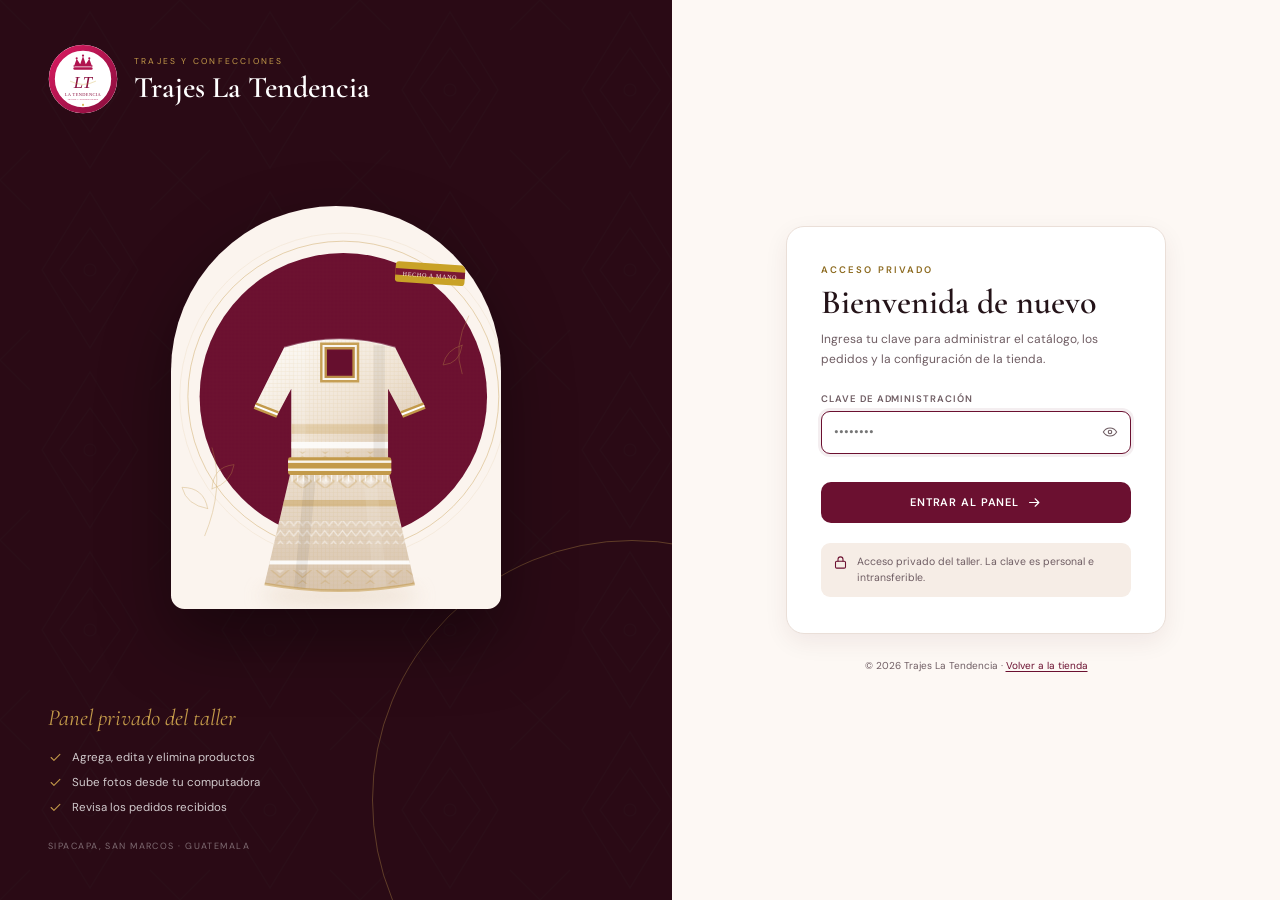
<file: trajes-la-tendencia-publicar/admin.html>
<!DOCTYPE html>
<html lang="es">
<head>
<meta charset="UTF-8">
<meta name="viewport" content="width=device-width, initial-scale=1.0">
<title>Administración · Trajes La Tendencia</title>
<meta name="robots" content="noindex, nofollow">
<meta name="description" content="Panel privado de Trajes La Tendencia para administrar el catálogo, las fotos y los pedidos del taller.">
<meta name="theme-color" content="#2A0A15">
<link rel="icon" href="assets/img/logo.svg" type="image/svg+xml">
<link rel="preconnect" href="https://fonts.googleapis.com">
<link rel="preconnect" href="https://fonts.gstatic.com" crossorigin>
<link href="https://fonts.googleapis.com/css2?family=Cormorant+Garamond:ital,wght@0,500;0,600;0,700;1,600&family=DM+Sans:opsz,wght@9..40,300;9..40,400;9..40,500;9..40,600;9..40,700&display=swap" rel="stylesheet">
<link rel="stylesheet" href="css/admin.css">
</head>
<body>

<svg xmlns="http://www.w3.org/2000/svg" class="sprite" aria-hidden="true">
  <symbol id="a-grid" viewBox="0 0 24 24"><rect x="3" y="3" width="7" height="7" rx="1.5"/><rect x="14" y="3" width="7" height="7" rx="1.5"/><rect x="3" y="14" width="7" height="7" rx="1.5"/><rect x="14" y="14" width="7" height="7" rx="1.5"/></symbol>
  <symbol id="a-box" viewBox="0 0 24 24"><path d="m12 3 8 4.5v9L12 21l-8-4.5v-9L12 3Z"/><path d="m4 7.5 8 4.5 8-4.5M12 12v9"/></symbol>
  <symbol id="a-tag" viewBox="0 0 24 24"><path d="M3 12V4h8l9 9-7 7-10-8Z"/><circle cx="7.5" cy="7.5" r="1.4"/></symbol>
  <symbol id="a-up" viewBox="0 0 24 24"><path d="M12 19V5M6 11l6-6 6 6"/></symbol>
  <symbol id="a-down" viewBox="0 0 24 24"><path d="M12 5v14M6 13l6 6 6-6"/></symbol>
  <symbol id="a-receipt" viewBox="0 0 24 24"><path d="M5 3h14v18l-3-2-2 2-2-2-2 2-2-2-3 2V3Z"/><path d="M9 8h6M9 12h6M9 16h4"/></symbol>
  <symbol id="a-settings" viewBox="0 0 24 24"><circle cx="12" cy="12" r="3"/><path d="M12 2v3M12 19v3M4.2 4.2l2.1 2.1M17.7 17.7l2.1 2.1M2 12h3M19 12h3M4.2 19.8l2.1-2.1M17.7 6.3l2.1-2.1"/></symbol>
  <symbol id="a-plus" viewBox="0 0 24 24"><path d="M12 5v14M5 12h14"/></symbol>
  <symbol id="a-edit" viewBox="0 0 24 24"><path d="M4 20h4L19 9l-4-4L4 16v4Z"/><path d="m13.5 6.5 4 4"/></symbol>
  <symbol id="a-trash" viewBox="0 0 24 24"><path d="M4 7h16M9 7V5h6v2M7 7l1 13h8l1-13M10 11v5M14 11v5"/></symbol>
  <symbol id="a-search" viewBox="0 0 24 24"><circle cx="11" cy="11" r="7"/><path d="m20 20-3.5-3.5"/></symbol>
  <symbol id="a-close" viewBox="0 0 24 24"><path d="M6 6l12 12M18 6 6 18"/></symbol>
  <symbol id="a-eye" viewBox="0 0 24 24"><path d="M2 12s3.5-6 10-6 10 6 10 6-3.5 6-10 6S2 12 2 12Z"/><circle cx="12" cy="12" r="2.6"/></symbol>
  <symbol id="a-logout" viewBox="0 0 24 24"><path d="M10 4H5v16h5M14 8l4 4-4 4M18 12H9"/></symbol>
  <symbol id="a-external" viewBox="0 0 24 24"><path d="M14 4h6v6M20 4l-8 8"/><path d="M18 14v5H5V6h5"/></symbol>
  <symbol id="a-upload" viewBox="0 0 24 24"><path d="M12 16V4M7 9l5-5 5 5"/><path d="M4 16v4h16v-4"/></symbol>
  <symbol id="a-image" viewBox="0 0 24 24"><rect x="3" y="4" width="18" height="16" rx="2"/><circle cx="9" cy="10" r="1.6"/><path d="m4 18 5-5 4 4 3-3 4 4"/></symbol>
  <symbol id="a-wa" viewBox="0 0 24 24"><path d="M20.5 11.6a8.4 8.4 0 0 1-12.4 7.5L4 20.5l1.4-4a8.4 8.4 0 1 1 15.1-4.9Z"/><path d="M8.8 8.2c.3-.6.6-.6 1-.6h.5c.2 0 .4.1.5.4l.7 1.6c.1.3.1.5-.1.7l-.5.6c-.2.2-.1.4 0 .6.5.8 1.2 1.5 2 2 .2.1.4.2.6 0l.6-.6c.2-.2.4-.3.7-.2l1.6.7c.3.1.4.3.4.5v.5c0 .4 0 .7-.6 1a3 3 0 0 1-2.3.7c-1-.2-2.4-.8-3.6-2-1.2-1.2-1.8-2.6-2-3.6a3 3 0 0 1 .5-2.3Z" fill="currentColor" stroke="none"/></symbol>
  <symbol id="a-check" viewBox="0 0 24 24"><path d="m5 12 4.5 4.5L19 7"/></symbol>
  <symbol id="a-arrow" viewBox="0 0 24 24"><path d="M4 12h15M13 6l6 6-6 6"/></symbol>
  <symbol id="a-download" viewBox="0 0 24 24"><path d="M12 4v12M7 11l5 5 5-5"/><path d="M4 20h16"/></symbol>
  <symbol id="a-refresh" viewBox="0 0 24 24"><path d="M20 11a8 8 0 1 0-2.3 6.7"/><path d="M20 4v7h-7"/></symbol>
  <symbol id="a-copy" viewBox="0 0 24 24"><rect x="8" y="8" width="12" height="12" rx="2"/><path d="M16 8V6a2 2 0 0 0-2-2H6a2 2 0 0 0-2 2v8a2 2 0 0 0 2 2h2"/></symbol>
  <symbol id="a-truck" viewBox="0 0 24 24"><path d="M3 7h10v9H3zM13 10h4l3 3v3h-7z"/><circle cx="7" cy="18" r="1.6"/><circle cx="17.5" cy="18" r="1.6"/></symbol>
  <symbol id="a-lock" viewBox="0 0 24 24"><rect x="4" y="10" width="16" height="11" rx="2"/><path d="M8 10V7a4 4 0 0 1 8 0v3"/></symbol>
  <symbol id="a-menu" viewBox="0 0 24 24"><path d="M4 7h16M4 12h16M4 17h16"/></symbol>
</svg>

<!-- ================= LOGIN ================= -->
<main class="login" id="login-screen">
  <div class="login__brand">
    <div class="login__brand-top">
      <img src="assets/img/logo.svg" alt="" width="72" height="72">
      <div>
        <p class="login__kicker">Trajes y confecciones</p>
        <h1>Trajes La Tendencia</h1>
      </div>
    </div>
    <div class="login__art">
      <img src="assets/img/hero.svg" alt="Traje ceremonial marfil con bordado dorado">
    </div>
    <div class="login__brand-bottom">
      <p>Panel privado del taller</p>
      <ul>
        <li><svg class="ico"><use href="#a-check"/></svg> Agrega, edita y elimina productos</li>
        <li><svg class="ico"><use href="#a-check"/></svg> Sube fotos desde tu computadora</li>
        <li><svg class="ico"><use href="#a-check"/></svg> Revisa los pedidos recibidos</li>
      </ul>
      <span>Sipacapa, San Marcos · Guatemala</span>
    </div>
  </div>

  <div class="login__panel">
    <form class="login__form" id="login-form" autocomplete="off">
      <p class="kicker">Acceso privado</p>
      <h2>Bienvenida de nuevo</h2>
      <p class="login__lead">Ingresa tu clave para administrar el catálogo, los pedidos y la configuración de la tienda.</p>

      <label class="field">
        <span>Clave de administración</span>
        <div class="pass-wrap">
          <input type="password" id="login-pass" placeholder="••••••••" autocomplete="current-password" required>
          <button type="button" class="pass-toggle" id="toggle-pass" aria-label="Mostrar clave">
            <svg class="ico"><use href="#a-eye"/></svg>
          </button>
        </div>
      </label>

      <p class="form-error" id="login-error" role="alert"></p>
      <button type="submit" class="btn btn--primary btn--full">Entrar al panel <svg class="ico"><use href="#a-arrow"/></svg></button>

      <div class="login__hint">
        <svg class="ico"><use href="#a-lock"/></svg>
        <p>Acceso privado del taller. La clave es personal e intransferible.</p>
      </div>
    </form>
    <p class="login__foot">© <span id="login-year">2026</span> Trajes La Tendencia · <a href="index.html">Volver a la tienda</a></p>
  </div>
</main>

<!-- ================= APLICACIÓN ================= -->
<div class="admin" id="admin-app" hidden>

  <aside class="sidebar" id="sidebar">
    <div class="sidebar__head">
      <a class="sidebar__brand" href="index.html">
        <img src="assets/img/logo.svg" alt="" width="46" height="46">
        <span><strong>La Tendencia</strong><small>Administración</small></span>
      </a>
      <button class="icon-btn sidebar__close" id="btn-close-sidebar" aria-label="Cerrar menú">
        <svg class="ico"><use href="#a-close"/></svg>
      </button>
    </div>

    <nav class="sidebar__nav" aria-label="Secciones del panel">
      <button class="side-link is-active" data-view-link="dashboard">
        <svg class="ico"><use href="#a-grid"/></svg> Resumen
      </button>
      <button class="side-link" data-view-link="products">
        <svg class="ico"><use href="#a-box"/></svg> Productos
        <span class="side-badge" id="side-count-products">0</span>
      </button>
      <button class="side-link" data-view-link="categories">
        <svg class="ico"><use href="#a-tag"/></svg> Categorías
      </button>
      <button class="side-link" data-view-link="orders">
        <svg class="ico"><use href="#a-receipt"/></svg> Pedidos
        <span class="side-badge side-badge--alert" id="side-count-orders">0</span>
      </button>
      <button class="side-link" data-view-link="settings">
        <svg class="ico"><use href="#a-settings"/></svg> Ajustes
      </button>
    </nav>

    <div class="sidebar__foot">
      <a class="side-store" href="index.html" target="_blank" rel="noopener">
        <svg class="ico"><use href="#a-external"/></svg> Ver la tienda
      </a>
      <button class="side-logout" id="btn-logout">
        <svg class="ico"><use href="#a-logout"/></svg> Cerrar sesión
      </button>
      <p>Trajes La Tendencia · v1.0</p>
      <p class="cloud-status" id="cloud-status" data-state="off">Nube: no configurada</p>
    </div>
  </aside>

  <div class="sidebar-overlay" id="sidebar-overlay"></div>

  <div class="main">
    <header class="topbar">
      <button class="icon-btn topbar__menu" id="btn-open-sidebar" aria-label="Abrir menú">
        <svg class="ico"><use href="#a-menu"/></svg>
      </button>
      <div class="topbar__titles">
        <h1 id="view-title">Resumen</h1>
        <p id="view-subtitle">Todo lo que pasa en tu tienda, de un vistazo.</p>
      </div>
      <div class="topbar__actions">
        <a class="btn btn--ghost btn--sm" href="index.html" target="_blank" rel="noopener">
          <svg class="ico"><use href="#a-external"/></svg> Ver tienda
        </a>
        <button class="btn btn--primary btn--sm" id="btn-new-product">
          <svg class="ico"><use href="#a-plus"/></svg> Nuevo producto
        </button>
        <span class="avatar" title="Administradora">LT</span>
      </div>
    </header>

    <main class="views">

      <!-- ============ RESUMEN ============ -->
      <section class="view is-active" data-view="dashboard">
        <div class="notice notice--info">
          <svg class="ico"><use href="#a-wa"/></svg>
          <p><strong>Notificación de pedidos:</strong> cada compra abre WhatsApp con el resumen completo para el taller. Además, el pedido queda guardado en el navegador donde se hizo la compra; esta lista muestra solo los pedidos realizados en <b>este mismo dispositivo</b>.</p>
        </div>

        <div class="kpis">
          <article class="kpi">
            <span class="kpi__icon"><svg class="ico"><use href="#a-box"/></svg></span>
            <p>Productos activos</p>
            <strong id="kpi-products">0</strong>
            <small id="kpi-products-note">—</small>
          </article>
          <article class="kpi">
            <span class="kpi__icon"><svg class="ico"><use href="#a-receipt"/></svg></span>
            <p>Pedidos en este navegador</p>
            <strong id="kpi-orders">0</strong>
            <small id="kpi-orders-note">—</small>
          </article>
          <article class="kpi">
            <span class="kpi__icon kpi__icon--gold"><svg class="ico"><use href="#a-check"/></svg></span>
            <p>Ingresos confirmados</p>
            <strong id="kpi-revenue">Q0</strong>
            <small id="kpi-revenue-note">—</small>
          </article>
          <article class="kpi">
            <span class="kpi__icon kpi__icon--rose"><svg class="ico"><use href="#a-truck"/></svg></span>
            <p>Por atender</p>
            <strong id="kpi-pending">0</strong>
            <small id="kpi-pending-note">—</small>
          </article>
        </div>

        <div class="dash-grid">
          <section class="panel">
            <header class="panel__head">
              <div><h2>Últimos pedidos</h2><p>Los más recientes de este dispositivo.</p></div>
              <button class="link-btn" data-go="orders">Ver todos <svg class="ico"><use href="#a-arrow"/></svg></button>
            </header>
            <div class="table-wrap">
              <table class="table">
                <thead><tr><th>Pedido</th><th>Cliente</th><th>Total</th><th>Estado</th></tr></thead>
                <tbody id="recent-orders"></tbody>
              </table>
            </div>
            <p class="empty-mini" id="recent-empty">Aún no hay pedidos. Cuando alguien compre, aparecerá aquí.</p>
          </section>

          <section class="panel">
            <header class="panel__head">
              <div><h2>Stock bajo</h2><p>Piezas con 3 unidades o menos.</p></div>
              <button class="link-btn" data-go="products">Gestionar <svg class="ico"><use href="#a-arrow"/></svg></button>
            </header>
            <div class="lowstock" id="low-stock"></div>
            <p class="empty-mini" id="low-empty">Todo tu inventario está en buen nivel.</p>
          </section>
        </div>

        <div class="quick-grid">
          <button class="quick-card" data-go="products" id="quick-product">
            <span><svg class="ico"><use href="#a-plus"/></svg></span>
            <strong>Agregar un producto</strong>
            <small>Sube fotos, define precio y tallas.</small>
          </button>
          <button class="quick-card" data-go="orders">
            <span><svg class="ico"><use href="#a-receipt"/></svg></span>
            <strong>Revisar pedidos</strong>
            <small>Confirma, prepara y entrega.</small>
          </button>
          <button class="quick-card" data-go="settings">
            <span><svg class="ico"><use href="#a-download"/></svg></span>
            <strong>Respaldar catálogo</strong>
            <small>Descarga una copia de tus datos.</small>
          </button>
        </div>
      </section>

      <!-- ============ PRODUCTOS ============ -->
      <section class="view" data-view="products">
        <div class="toolbar">
          <div class="search-box">
            <svg class="ico"><use href="#a-search"/></svg>
            <input type="search" id="product-search" placeholder="Buscar por nombre…" aria-label="Buscar producto">
          </div>
          <div class="toolbar__group">
            <select id="product-filter-cat" aria-label="Filtrar por categoría">
              <option value="all">Todas las categorías</option>
            </select>
            <select id="product-filter-status" aria-label="Filtrar por estado">
              <option value="all">Todos los estados</option>
              <option value="active">Activos</option>
              <option value="inactive">Inactivos</option>
              <option value="low">Stock bajo</option>
            </select>
            <button class="btn btn--primary btn--sm" id="btn-new-product-2">
              <svg class="ico"><use href="#a-plus"/></svg> Nuevo
            </button>
          </div>
        </div>

        <div class="panel">
          <div class="table-wrap">
            <table class="table table--products">
              <thead>
                <tr><th>Producto</th><th>Categoría</th><th>Precio</th><th>Stock</th><th>Estado</th><th class="t-right">Acciones</th></tr>
              </thead>
              <tbody id="products-tbody"></tbody>
            </table>
          </div>
          <p class="empty-state" id="products-empty" hidden>No hay productos que coincidan con la búsqueda.</p>
        </div>
        <p class="table-note"><svg class="ico"><use href="#a-image"/></svg> Las fotos se guardan comprimidas dentro del catálogo. Para publicar los cambios en la web, usa <b>Ajustes → Exportar catálogo</b>.</p>
      </section>

      <!-- ============ CATEGORÍAS ============ -->
      <section class="view" data-view="categories">
        <div class="toolbar">
          <div class="toolbar__intro">
            <h2 class="view-subhead">Tipos de producto</h2>
            <p>Agrega, renombra u ordena las categorías que aparecen en la tienda.</p>
          </div>
          <div class="toolbar__group">
            <button class="btn btn--primary btn--sm" id="btn-new-category">
              <svg class="ico"><use href="#a-plus"/></svg> Nueva categoría
            </button>
          </div>
        </div>

        <div class="panel">
          <div class="table-wrap">
            <table class="table table--categories">
              <thead>
                <tr><th>Categoría</th><th>Descripción</th><th>Productos</th><th class="t-right">Acciones</th></tr>
              </thead>
              <tbody id="categories-tbody"></tbody>
            </table>
          </div>
          <p class="empty-state" id="categories-empty" hidden>No hay categorías. Crea la primera para organizar tus productos.</p>
        </div>
        <p class="table-note"><svg class="ico"><use href="#a-tag"/></svg> El orden de esta lista es el mismo que se muestra en el menú y en los filtros de la tienda. Si eliminas una categoría con productos, te pediremos moverlos a otra.</p>
      </section>

      <!-- ============ PEDIDOS ============ -->
      <section class="view" data-view="orders">
        <div class="notice notice--info">
          <svg class="ico"><use href="#a-wa"/></svg>
          <p><strong>Tu libro de pedidos es WhatsApp.</strong> Cada pedido nuevo llega a tu WhatsApp con todos los datos. Esta lista también recoge los pedidos de la tienda web desde cualquier dispositivo (se guardan en la nube). Usa <b>Actualizar</b> para ver los últimos.</p>
        </div>
        <div class="toolbar">
          <div class="search-box">
            <svg class="ico"><use href="#a-search"/></svg>
            <input type="search" id="order-search" placeholder="Buscar por código, cliente o teléfono…" aria-label="Buscar pedido">
          </div>
          <div class="toolbar__group">
            <button class="btn btn--ghost btn--sm" id="btn-orders-refresh" title="Buscar pedidos nuevos">
              <svg class="ico"><use href="#a-refresh"/></svg> Actualizar
            </button>
            <select id="order-status-filter" aria-label="Filtrar por estado">
              <option value="all">Todos los estados</option>
              <option value="pendiente">Pendientes</option>
              <option value="pagado">Pagados</option>
              <option value="preparando">En preparación</option>
              <option value="enviado">Enviados</option>
              <option value="entregado">Entregados</option>
              <option value="cancelado">Cancelados</option>
            </select>
          </div>
        </div>

        <p class="table-note" id="orders-cloud-note"></p>
        <div class="orders" id="orders-list"></div>
        <div class="empty-state empty-state--box" id="orders-empty" hidden>
          <svg class="ico"><use href="#a-receipt"/></svg>
          <p>Aún no hay pedidos.</p>
          <small>Cuando un cliente confirme un pedido en la tienda web, aparecerá aquí automáticamente y también en tu WhatsApp.</small>
        </div>
      </section>

      <!-- ============ AJUSTES ============ -->
      <section class="view" data-view="settings">
        <form id="settings-form">
          <div class="settings-grid">

            <section class="panel">
              <header class="panel__head"><div><h2>Datos del negocio</h2><p>Así te contactan y te encuentran.</p></div></header>
              <div class="form-grid">
                <label class="field field--full"><span>Número de WhatsApp *</span><input type="tel" id="set-whatsapp" inputmode="numeric" autocomplete="off" placeholder="50233451029"></label>
                <label class="field field--full"><span>Teléfono visible en la página</span><input type="tel" id="set-phone" autocomplete="off" placeholder="3345 1029"></label>
                <p class="field-note field--full" id="wa-preview">—</p>
                <p class="form-error field--full" id="wa-error"></p>
                <label class="field"><span>Nombre del negocio</span><input type="text" id="set-name"></label>
                <label class="field"><span>Correo</span><input type="email" id="set-email"></label>
                <label class="field field--full"><span>Dirección</span><input type="text" id="set-address"></label>
                <label class="field field--full"><span>Facebook</span><input type="url" id="set-facebook"></label>
              </div>
              <button type="submit" class="btn btn--primary btn--sm" style="margin-top:16px">Guardar número</button>
              <p class="field-note">Escribe el número con código de país, sin <b>+</b>, espacios ni guiones. Ejemplo: <b>50233451029</b>. Para cambiarlo, borra los dígitos y escribe el nuevo.</p>
            </section>

            <section class="panel">
              <header class="panel__head"><div><h2>Envíos y pagos</h2><p>Reglas que se aplican en el checkout.</p></div></header>
              <div class="form-grid">
                <label class="field"><span>Envío gratis desde (Q)</span><input type="number" id="set-free" min="0" step="1"></label>
                <label class="field"><span>Recargo contra entrega (Q)</span><input type="number" id="set-cod" min="0" step="1"></label>
                <label class="field"><span>Envío en San Marcos (Q)</span><input type="number" id="set-ship-local" min="0" step="1"></label>
                <label class="field"><span>Envío nacional (Q)</span><input type="number" id="set-ship-national" min="0" step="1"></label>
              </div>
              <div class="form-grid" style="margin-top:14px">
                <label class="field"><span>Banco</span><input type="text" id="set-bank"></label>
                <label class="field"><span>Número de cuenta</span><input type="text" id="set-account"></label>
                <label class="field"><span>Titular</span><input type="text" id="set-holder"></label>
                <label class="field"><span>Tipo de cuenta</span><input type="text" id="set-account-type"></label>
              </div>
              <button type="submit" class="btn btn--primary btn--sm" style="margin-top:16px">Guardar cambios</button>
            </section>

            <section class="panel">
              <header class="panel__head"><div><h2>Seguridad</h2><p>Cambia la clave de acceso al panel.</p></div></header>
              <div class="form-grid">
                <label class="field field--full"><span>Clave actual</span><input type="password" id="set-pass-current" autocomplete="current-password"></label>
                <label class="field"><span>Nueva clave</span><input type="password" id="set-pass-new" autocomplete="new-password"></label>
                <label class="field"><span>Repetir nueva clave</span><input type="password" id="set-pass-confirm" autocomplete="new-password"></label>
              </div>
              <p class="form-error" id="pass-error"></p>
              <button type="button" class="btn btn--ghost btn--sm" id="btn-change-pass">Actualizar clave</button>
              <p class="field-note">La clave se guarda cifrada y se sincroniza con la nube. Usa al menos 10 caracteres y guárdala en un lugar seguro.</p>
            </section>

            <section class="panel">
              <header class="panel__head"><div><h2>Catálogo y respaldos</h2><p>Publica o restaura la información de tu tienda.</p></div></header>
              <div class="data-actions">
                <button type="button" class="data-btn" id="btn-export-js">
                  <svg class="ico"><use href="#a-download"/></svg>
                  <span><strong>Exportar catálogo publicado</strong><small>Descarga <code>data.js</code> con fotos incluidas, listo para reemplazar en el sitio.</small></span>
                </button>
                <button type="button" class="data-btn" id="btn-export-json">
                  <svg class="ico"><use href="#a-copy"/></svg>
                  <span><strong>Descargar respaldo JSON</strong><small>Copia de seguridad de productos y ajustes.</small></span>
                </button>
                <button type="button" class="data-btn" id="btn-import">
                  <svg class="ico"><use href="#a-upload"/></svg>
                  <span><strong>Importar catálogo</strong><small>Restaura un respaldo .json o un data.js exportado.</small></span>
                </button>
                <input type="file" id="import-file" accept=".json,.js,application/json,text/javascript" hidden>
                <button type="button" class="data-btn data-btn--danger" id="btn-reset-catalog">
                  <svg class="ico"><use href="#a-refresh"/></svg>
                  <span><strong>Restaurar catálogo de ejemplo</strong><small>Borra los cambios locales de productos y vuelve al catálogo original.</small></span>
                </button>
                <button type="button" class="data-btn data-btn--danger" id="btn-clear-orders">
                  <svg class="ico"><use href="#a-trash"/></svg>
                  <span><strong>Borrar pedidos</strong><small>Elimina el historial de pedidos de este navegador.</small></span>
                </button>
              </div>
              <p class="field-note" id="data-info">—</p>
            </section>
          </div>
        </form>

        <div class="publish">
          <div class="publish__icon"><svg class="ico"><use href="#a-upload"/></svg></div>
          <div>
            <h3>¿Cómo publico mis cambios?</h3>
            <p id="publish-text">El panel guarda los cambios en este navegador. Para que los vea todo el mundo, exporta el catálogo y reemplaza el archivo <code>js/data.js</code> en tu hosting. Las fotos nuevas viajan dentro de ese archivo, sin servicios externos.</p>
          </div>
          <ol id="publish-steps">
            <li><span>1</span> Edita productos y ajustes.</li>
            <li><span>2</span> Presiona <b>Exportar catálogo publicado</b>.</li>
            <li><span>3</span> Sube el nuevo <code>data.js</code> a <code>js/</code>.</li>
            <li><span>4</span> Recarga la tienda y verifica.</li>
          </ol>
        </div>
      </section>

    </main>
  </div>
</div>

<!-- ================= MODAL CATEGORÍA ================= -->
<div class="modal" id="category-form-modal" aria-hidden="true">
  <div class="modal__backdrop" data-close></div>
  <div class="modal__box" role="dialog" aria-modal="true" aria-labelledby="cf-title">
    <header class="modal__head">
      <div><p class="kicker">Catálogo</p><h2 id="cf-title">Nueva categoría</h2></div>
      <button class="icon-btn" data-close aria-label="Cerrar"><svg class="ico"><use href="#a-close"/></svg></button>
    </header>

    <form id="category-form" class="modal__body">
      <div class="form-grid">
        <label class="field field--full"><span>Nombre de la categoría *</span><input type="text" id="cf-name" required maxlength="40" placeholder="Ej. Accesorios"></label>
        <label class="field field--full"><span>Descripción corta</span><input type="text" id="cf-short" maxlength="70" placeholder="Ej. Carteras, joyería y detalles"></label>
        <label class="field field--full"><span>Texto de la tarjeta</span><textarea id="cf-desc" rows="2" placeholder="Una frase que describa esta categoría…"></textarea></label>
        <div class="field field--full">
          <span>Imagen de la categoría</span>
          <div class="cat-image-row">
            <div class="cat-image-preview" id="cf-preview"></div>
            <div class="cat-image-actions">
              <button type="button" class="btn btn--ghost btn--sm" id="cf-pick">
                <svg class="ico"><use href="#a-upload"/></svg> Subir foto
              </button>
              <input type="file" id="cf-file" accept="image/*" hidden>
              <p class="field-note">Si no subes foto, se usará la primera foto de un producto de esta categoría.</p>
            </div>
          </div>
        </div>
        <label class="field field--full"><span>O escribe la ruta de una imagen</span><input type="text" id="cf-image-url" placeholder="assets/img/mi-categoria.svg"></label>
      </div>
      <p class="form-error" id="cf-error"></p>
    </form>

    <footer class="modal__foot">
      <button type="button" class="btn btn--ghost btn--sm" data-close>Cancelar</button>
      <button type="submit" form="category-form" class="btn btn--primary btn--sm" id="cf-save">
        <svg class="ico"><use href="#a-check"/></svg> Guardar categoría
      </button>
    </footer>
  </div>
</div>

<!-- ================= MODAL PRODUCTO ================= -->
<div class="modal" id="product-form-modal" aria-hidden="true">
  <div class="modal__backdrop" data-close></div>
  <div class="modal__box modal__box--wide" role="dialog" aria-modal="true" aria-labelledby="pf-title">
    <header class="modal__head">
      <div><p class="kicker">Catálogo</p><h2 id="pf-title">Nuevo producto</h2></div>
      <button class="icon-btn" data-close aria-label="Cerrar"><svg class="ico"><use href="#a-close"/></svg></button>
    </header>

    <form id="product-form" class="modal__body">
      <div class="product-form">
        <div class="product-form__main">
          <div class="form-grid">
            <label class="field field--full"><span>Nombre del producto *</span><input type="text" id="pf-name" required maxlength="80" placeholder="Ej. Traje Regional Bordado"></label>
            <label class="field"><span>Categoría *</span>
              <select id="pf-category" required>
                <option value="trajes">Trajes</option>
                <option value="blusas">Blusas</option>
                <option value="cortes">Cortes típicos</option>
              </select>
            </label>
            <label class="field"><span>Etiqueta</span>
              <select id="pf-badge">
                <option value="">Sin etiqueta</option>
                <option>Nuevo</option>
                <option>Más vendido</option>
                <option>Edición limitada</option>
                <option>Hecho a mano</option>
              </select>
            </label>
            <label class="field"><span>Precio (Q) *</span><input type="number" id="pf-price" min="1" step="1" required placeholder="850"></label>
            <label class="field"><span>Precio anterior (Q)</span><input type="number" id="pf-compare" min="0" step="1" placeholder="Opcional"></label>
            <label class="field"><span>Stock disponible</span><input type="number" id="pf-stock" min="0" step="1" value="10"></label>
            <label class="field"><span>Tallas (separadas por coma)</span><input type="text" id="pf-sizes" placeholder="S, M, L, XL"></label>
            <label class="field field--full"><span>Colores (nombre:hex, separados por coma)</span><input type="text" id="pf-colors" placeholder="Rosa:#C2185B, Vino:#7B1733"></label>
            <label class="field field--full"><span>Descripción</span><textarea id="pf-desc" rows="3" placeholder="Cuenta la historia de esta pieza…"></textarea></label>
            <label class="field field--full"><span>Detalles (uno por línea)</span><textarea id="pf-details" rows="3" placeholder="Hecho a mano&#10;Tela de algodón"></textarea></label>
          </div>

          <div class="checks">
            <label class="check"><input type="checkbox" id="pf-featured" checked><span>Mostrar en destacados</span></label>
            <label class="check"><input type="checkbox" id="pf-active" checked><span>Producto visible en la tienda</span></label>
          </div>
        </div>

        <div class="product-form__media">
          <div class="field-head"><span>Fotos del producto</span><small>La primera es la portada</small></div>
          <div class="upload-zone" id="pf-drop">
            <svg class="ico"><use href="#a-upload"/></svg>
            <strong>Arrastra tus fotos aquí</strong>
            <span>o haz clic para elegirlas</span>
            <small>JPG, PNG o WebP · se comprimen automáticamente</small>
            <input type="file" id="pf-file" accept="image/*" multiple hidden>
          </div>
          <div class="image-grid" id="pf-images"></div>
          <p class="field-note">Puedes subir varias fotos. La primera será la que se vea en la tienda.</p>
        </div>
      </div>

      <p class="form-error" id="pf-error"></p>
    </form>

    <footer class="modal__foot">
      <button type="button" class="btn btn--ghost btn--sm" data-close>Cancelar</button>
      <button type="submit" form="product-form" class="btn btn--primary btn--sm" id="pf-save">
        <svg class="ico"><use href="#a-check"/></svg> Guardar producto
      </button>
    </footer>
  </div>
</div>

<!-- ================= MODAL PEDIDO ================= -->
<div class="modal" id="order-modal" aria-hidden="true">
  <div class="modal__backdrop" data-close></div>
  <div class="modal__box" role="dialog" aria-modal="true" aria-labelledby="order-modal-title">
    <header class="modal__head">
      <div><p class="kicker">Pedido</p><h2 id="order-modal-title">Detalle</h2></div>
      <button class="icon-btn" data-close aria-label="Cerrar"><svg class="ico"><use href="#a-close"/></svg></button>
    </header>
    <div class="modal__body" id="order-detail"></div>
    <footer class="modal__foot modal__foot--split">
      <div class="order-status">
        <label for="order-status-select">Estado</label>
        <select id="order-status-select"></select>
        <button class="btn btn--ghost btn--sm" id="btn-order-save">Guardar</button>
      </div>
      <div class="modal__foot-actions">
        <a class="btn btn--wa btn--sm" id="btn-order-wa" href="#" target="_blank" rel="noopener"><svg class="ico"><use href="#a-wa"/></svg> Enviar al taller</a>
        <a class="btn btn--ghost btn--sm" id="btn-order-customer" href="#" target="_blank" rel="noopener"><svg class="ico"><use href="#a-wa"/></svg> Cliente</a>
      </div>
    </footer>
  </div>
</div>

<div class="toast" id="admin-toast" role="status" aria-live="polite"></div>

<button class="fab" id="btn-fab-new" aria-label="Nuevo producto"><svg class="ico"><use href="#a-plus"/></svg></button>

<script src="js/data.js"></script>
<script src="js/cloud.js"></script>
<script>
(function () {
  var CACHE = "lt_catalog_v1";
  var REV = "lt_cloud_rev";
  function boot() {
    var s = document.createElement("script");
    s.src = "js/admin.js";
    document.body.appendChild(s);
  }
  if (!window.LTCloud || !window.LTCloud.ready()) { boot(); return; }
  var started = false;
  function start() { if (started) return; started = true; boot(); }
  function localRev() { try { return localStorage.getItem(REV); } catch (e) { return null; } }
  function hasCache() { try { return !!localStorage.getItem(CACHE); } catch (e) { return false; } }
  function save(data, rev) {
    data.revision = Date.now();
    try {
      localStorage.setItem(CACHE, JSON.stringify(data));
      if (rev) localStorage.setItem(REV, rev);
    } catch (e) {}
  }
  window.LTCloud.version().then(function (rev) {
    if (rev && localRev() === rev && hasCache()) { start(); return; }
    return window.LTCloud.load().then(function (data) {
      if (data && Array.isArray(data.products)) save(data, rev);
      start();
    });
  }).catch(function (err) {
    console.warn("No se pudo cargar el catálogo de la nube:", err);
    start();
  });
  setTimeout(start, 5000);
})();
</script>
</body>
</html>
</file>
<file: trajes-la-tendencia-publicar/css/admin.css>
/* ==========================================================================
   TRAJES LA TENDENCIA · Panel de administración
   ========================================================================== */

:root{
  --wine:#6B1030;
  --wine-deep:#4A0A21;
  --wine-ink:#2A0A15;
  --magenta:#C2185B;
  --blush:#F8E7EC;
  --cream:#FDF8F4;
  --sand:#F6EDE6;
  --paper:#FFFFFF;
  --ink:#241318;
  --muted:#6F5D63;
  --line:#EADFD8;
  --gold:#C39A4A;
  --green:#157A4E;
  --green-dark:#146B46;
  --red:#C0392B;
  --shadow-sm:0 8px 24px rgba(74,10,33,.07);
  --shadow-md:0 18px 44px rgba(74,10,33,.13);
  --shadow-lg:0 30px 80px rgba(74,10,33,.22);
  --serif:"Cormorant Garamond",Georgia,serif;
  --sans:"DM Sans",system-ui,-apple-system,"Segoe UI",sans-serif;
  --ease:cubic-bezier(.22,.61,.36,1);
}

*,*::before,*::after{box-sizing:border-box}
body{
  margin:0;background:#F7F1EC;color:var(--ink);
  font-family:var(--sans);font-size:14px;line-height:1.55;
  -webkit-font-smoothing:antialiased;
}
img{max-width:100%;display:block}
a{color:inherit;text-decoration:none}
button{font:inherit;color:inherit;background:none;border:0;cursor:pointer}
input,select,textarea{font:inherit;color:inherit}
h1,h2,h3,h4,p,ul,ol{margin:0}
ul,ol{padding:0;list-style:none}
::selection{background:var(--wine);color:#fff}
:focus-visible{outline:2px solid var(--magenta);outline-offset:2px;border-radius:4px}
code{font-family:ui-monospace,SFMono-Regular,Consolas,monospace;font-size:.92em;background:rgba(107,16,48,.06);padding:1px 5px;border-radius:4px}
[hidden]{display:none !important}
.sprite{position:absolute;width:0;height:0;overflow:hidden}
.ico{width:18px;height:18px;flex:none;fill:none;stroke:currentColor;stroke-width:1.7;stroke-linecap:round;stroke-linejoin:round;vertical-align:middle}
.sr-only{position:absolute;width:1px;height:1px;overflow:hidden;clip:rect(0,0,0,0)}

/* ---------- Botones y campos ---------- */
.btn{
  display:inline-flex;align-items:center;justify-content:center;gap:8px;
  padding:12px 18px;border-radius:10px;border:1px solid transparent;
  font-size:11px;font-weight:600;letter-spacing:.08em;text-transform:uppercase;
  line-height:1;transition:background .2s,color .2s,border-color .2s,transform .2s,box-shadow .2s;
}
.btn .ico{width:15px;height:15px}
.btn--sm{padding:10px 14px;font-size:10px;border-radius:9px}
.btn--primary{background:var(--wine);color:#fff}
.btn--primary:hover{background:var(--wine-deep);transform:translateY(-1px);box-shadow:0 10px 22px rgba(74,10,33,.2)}
.btn--ghost{background:var(--paper);border-color:var(--line);color:var(--ink)}
.btn--ghost:hover{border-color:var(--wine);color:var(--wine)}
.btn--wa{background:var(--green);color:#fff}
.btn--wa:hover{background:var(--green-dark)}
.btn--full{width:100%}
.btn[disabled]{opacity:.55;pointer-events:none}

.field{display:flex;flex-direction:column;gap:5px}
.field > span{font-size:9.5px;font-weight:600;text-transform:uppercase;letter-spacing:.1em;color:var(--muted)}
.field input,.field select,.field textarea{
  width:100%;padding:10px 12px;border:1px solid var(--line);border-radius:9px;
  background:var(--paper);font-size:13px;transition:border-color .2s,box-shadow .2s;
}
.field textarea{resize:vertical;min-height:74px}
.field input:focus,.field select:focus,.field textarea:focus{
  outline:none;border-color:var(--wine);box-shadow:0 0 0 3px rgba(107,16,48,.07);
}
.field input.is-error,.field select.is-error{border-color:var(--magenta);background:#FFF6F8}
.field-note{font-size:10.5px;color:var(--muted);line-height:1.6;margin-top:10px}
.field-head{display:flex;justify-content:space-between;align-items:baseline;margin-bottom:8px}
.field-head span{font-size:9.5px;font-weight:600;text-transform:uppercase;letter-spacing:.1em;color:var(--muted)}
.field-head small{font-size:9.5px;color:var(--muted)}
.form-grid{display:grid;grid-template-columns:1fr 1fr;gap:12px}
.field--full{grid-column:1/-1}
.form-error{color:var(--magenta);font-size:11px;min-height:16px;margin-top:8px}
.kicker{font-size:9.5px;font-weight:600;letter-spacing:.22em;text-transform:uppercase;color:#8C6A1F}

/* ---------- Login ---------- */
.login{display:grid;grid-template-columns:1.05fr .95fr;min-height:100vh;background:var(--cream)}
.login__brand{
  position:relative;background:var(--wine-ink);color:#fff;padding:44px 48px;
  display:flex;flex-direction:column;overflow:hidden;
}
.login__brand::before{
  content:"";position:absolute;inset:0;opacity:.18;
  background:url("../assets/img/pattern.svg") repeat;background-size:180px;
  filter:invert(1);
}
.login__brand::after{
  content:"";position:absolute;width:520px;height:520px;border-radius:50%;
  border:1px solid rgba(195,154,74,.35);right:-220px;bottom:-160px;pointer-events:none;
}
.login__brand-top{position:relative;z-index:2;display:flex;align-items:center;gap:16px}
.login__brand-top img{width:70px;height:70px;border-radius:50%}
.login__brand-top h1{font-family:var(--serif);font-size:30px;font-weight:600;line-height:1;margin-top:4px}
.login__kicker{font-size:8.5px;text-transform:uppercase;letter-spacing:.26em;color:var(--gold)}
.login__art{
  position:relative;z-index:2;flex:1;display:flex;align-items:center;justify-content:center;
  padding:30px 0;min-height:280px;
}
.login__art img{
  width:min(330px,72%);max-height:46vh;object-fit:cover;
  border-radius:220px 220px 18px 18px;box-shadow:0 30px 70px rgba(0,0,0,.4);
}
.login__brand-bottom{position:relative;z-index:2}
.login__brand-bottom > p{font-family:var(--serif);font-size:23px;font-style:italic;color:var(--gold);margin-bottom:12px}
.login__brand-bottom ul{display:grid;gap:7px;margin-bottom:18px}
.login__brand-bottom li{display:flex;align-items:center;gap:9px;font-size:11.5px;color:rgba(255,255,255,.78)}
.login__brand-bottom li .ico{width:15px;height:15px;color:var(--gold)}
.login__brand-bottom > span{font-size:9px;text-transform:uppercase;letter-spacing:.16em;color:rgba(255,255,255,.4)}

.login__panel{display:flex;flex-direction:column;justify-content:center;align-items:center;padding:40px 32px}
.login__form{width:min(380px,100%);background:var(--paper);border:1px solid var(--line);border-radius:18px;padding:36px 34px;box-shadow:var(--shadow-sm)}
.login__form h2{font-family:var(--serif);font-size:34px;font-weight:600;line-height:1;margin:8px 0 10px}
.login__lead{font-size:12px;color:var(--muted);line-height:1.65;margin-bottom:22px}
.pass-wrap{position:relative}
.pass-wrap input{padding-right:44px}
.pass-toggle{position:absolute;right:4px;top:50%;translate:0 -50%;width:34px;height:34px;display:grid;place-items:center;color:var(--muted);border-radius:7px}
.pass-toggle:hover{background:var(--sand);color:var(--wine)}
.pass-toggle .ico{width:16px;height:16px}
.login__form .btn{margin-top:4px}
.login__hint{display:flex;gap:9px;margin-top:20px;padding:11px 12px;border-radius:9px;background:var(--sand);color:var(--muted);font-size:10.5px;line-height:1.55}
.login__hint .ico{width:15px;height:15px;color:var(--wine);margin-top:1px}
.login__hint strong{color:var(--wine)}
.login__foot{margin-top:24px;font-size:10px;color:var(--muted)}
.login__foot a{color:var(--wine);text-decoration:underline;text-underline-offset:2px}

/* ---------- Estructura ---------- */
.admin{display:flex;min-height:100vh}
.sidebar{
  position:sticky;top:0;height:100vh;width:256px;flex:none;
  background:var(--wine-ink);color:#EAD9DF;display:flex;flex-direction:column;
  padding:20px 16px;z-index:70;
}
.sidebar__head{display:flex;align-items:center;justify-content:space-between;gap:8px;padding:0 4px 20px;border-bottom:1px solid rgba(255,255,255,.1)}
.sidebar__brand{display:flex;align-items:center;gap:10px}
.sidebar__brand img{border-radius:50%}
.sidebar__brand strong{display:block;font-family:var(--serif);font-size:18px;font-weight:600;color:#fff;line-height:1}
.sidebar__brand small{display:block;font-size:7.5px;text-transform:uppercase;letter-spacing:.2em;color:rgba(234,217,223,.5);margin-top:4px}
.sidebar__close{display:none;color:#EAD9DF}
.sidebar__nav{display:flex;flex-direction:column;gap:3px;margin-top:18px;flex:1}
.side-link{
  display:flex;align-items:center;gap:10px;padding:11px 12px;border-radius:9px;
  font-size:12px;font-weight:500;color:rgba(234,217,223,.72);text-align:left;
  transition:background .2s,color .2s;
}
.side-link .ico{width:17px;height:17px}
.side-link:hover{background:rgba(255,255,255,.06);color:#fff}
.side-link.is-active{background:rgba(195,154,74,.16);color:#fff}
.side-link.is-active .ico{color:var(--gold)}
.side-badge{
  margin-left:auto;min-width:19px;height:19px;padding:0 5px;border-radius:99px;
  display:grid;place-items:center;background:rgba(255,255,255,.12);
  font-size:9px;font-weight:600;color:#fff;
}
.side-badge--alert{background:var(--magenta)}
.sidebar__foot{margin-top:auto;padding-top:16px;border-top:1px solid rgba(255,255,255,.1)}
.side-store,.side-logout{
  display:flex;align-items:center;gap:9px;width:100%;padding:9px 12px;border-radius:8px;
  font-size:11px;color:rgba(234,217,223,.75);transition:background .2s,color .2s;
}
.side-store:hover,.side-logout:hover{background:rgba(255,255,255,.06);color:#fff}
.side-logout{color:rgba(255,180,180,.8)}
.sidebar__foot p{font-size:8.5px;color:rgba(234,217,223,.32);text-align:center;margin-top:12px;letter-spacing:.05em}
.cloud-status{display:flex;align-items:center;justify-content:center;gap:6px;margin-top:6px!important}
.cloud-status::before{content:"";width:6px;height:6px;border-radius:50%;background:rgba(234,217,223,.35);flex:none}
.cloud-status[data-state="ok"]::before{background:#5BBF7A}
.cloud-status[data-state="saving"]::before{background:#E0B84C}
.cloud-status[data-state="error"]::before{background:#E0607A}
.sidebar-overlay{display:none}

.main{flex:1;min-width:0;display:flex;flex-direction:column}
.topbar{
  position:sticky;top:0;z-index:50;height:78px;
  display:flex;align-items:center;gap:16px;padding:0 30px;
  background:rgba(255,255,255,.92);-webkit-backdrop-filter:blur(12px);backdrop-filter:blur(12px);
  border-bottom:1px solid var(--line);
}
.topbar__menu{display:none}
.topbar__titles{min-width:0}
.topbar__titles h1{font-family:var(--serif);font-size:26px;font-weight:600;line-height:1;color:var(--wine-ink)}
.topbar__titles p{font-size:10.5px;color:var(--muted);margin-top:4px;white-space:nowrap;overflow:hidden;text-overflow:ellipsis}
.topbar__actions{margin-left:auto;display:flex;align-items:center;gap:9px;flex:none}
.avatar{
  width:36px;height:36px;border-radius:50%;display:grid;place-items:center;
  background:var(--wine);color:#fff;font-family:var(--serif);font-size:14px;font-weight:600;
  margin-left:4px;
}
.views{padding:26px 30px 50px;max-width:1460px;width:100%;margin:0 auto}
.view{display:none}
.view.is-active{display:block;animation:viewIn .3s var(--ease)}
@keyframes viewIn{from{opacity:0;transform:translateY(8px)}to{opacity:1;transform:none}}

/* ---------- Avisos ---------- */
.notice{display:flex;gap:11px;align-items:flex-start;padding:13px 16px;border-radius:11px;margin-bottom:18px;font-size:11.5px;line-height:1.55}
.notice .ico{width:17px;height:17px;margin-top:1px}
.notice--info{background:#F3F7F4;border:1px solid #D8E7DC;color:#33573E}
.notice--info .ico{color:var(--green)}
.notice p{color:inherit}

/* ---------- KPIs ---------- */
.kpis{display:grid;grid-template-columns:repeat(4,1fr);gap:14px;margin-bottom:18px}
.kpi{
  position:relative;background:var(--paper);border:1px solid var(--line);
  border-radius:14px;padding:18px 18px 16px;overflow:hidden;
}
.kpi__icon{
  position:absolute;right:14px;top:14px;width:34px;height:34px;border-radius:9px;
  display:grid;place-items:center;background:var(--blush);color:var(--wine);
}
.kpi__icon .ico{width:17px;height:17px}
.kpi__icon--gold{background:#F7EEDB;color:#8C6A1F}
.kpi__icon--rose{background:#FCE9EF;color:var(--magenta)}
.kpi > p{font-size:10px;text-transform:uppercase;letter-spacing:.09em;color:var(--muted);font-weight:600}
.kpi > strong{display:block;font-family:var(--serif);font-size:34px;font-weight:600;line-height:1.1;margin-top:6px;color:var(--wine-ink)}
.kpi > small{display:block;font-size:10px;color:var(--muted);margin-top:3px}

/* ---------- Paneles ---------- */
.panel{background:var(--paper);border:1px solid var(--line);border-radius:14px;overflow:hidden}
.panel__head{display:flex;justify-content:space-between;align-items:flex-start;gap:14px;padding:16px 18px;border-bottom:1px solid var(--line)}
.panel__head h2{font-family:var(--serif);font-size:21px;font-weight:600;line-height:1.1}
.panel__head p{font-size:10px;color:var(--muted);margin-top:3px}
.link-btn{display:inline-flex;align-items:center;gap:5px;font-size:10px;font-weight:600;letter-spacing:.06em;text-transform:uppercase;color:var(--wine);white-space:nowrap}
.link-btn .ico{width:13px;height:13px}
.link-btn:hover{color:var(--magenta)}
.dash-grid{display:grid;grid-template-columns:1.55fr 1fr;gap:16px;margin-bottom:18px}
.empty-mini{padding:16px 18px;font-size:11px;color:var(--muted)}
.empty-mini:not([hidden]) + *{display:none}
.table-wrap{overflow-x:auto}
.table{width:100%;border-collapse:collapse;font-size:11.5px}
.table th{
  text-align:left;padding:9px 14px;font-size:8.5px;font-weight:600;
  text-transform:uppercase;letter-spacing:.1em;color:var(--muted);
  background:#FBF6F2;border-bottom:1px solid var(--line);white-space:nowrap;
}
.table td{padding:11px 14px;border-bottom:1px solid #F3EBE6;vertical-align:middle}
.table tr:last-child td{border-bottom:0}
.table tbody tr:hover{background:#FDFAF7}
.t-right{text-align:right}
.table .order-code{font-weight:600;color:var(--wine);font-size:11px;white-space:nowrap}
.table .muted{color:var(--muted);font-size:10px}

.pill{
  display:inline-flex;align-items:center;gap:5px;padding:4px 9px;border-radius:99px;
  font-size:8.5px;font-weight:600;text-transform:uppercase;letter-spacing:.05em;white-space:nowrap;
}
.pill::before{content:"";width:5px;height:5px;border-radius:50%;background:currentColor}
.pill--pendiente{background:#FFF4E2;color:#9A6A11}
.pill--pagado{background:#E9F6EF;color:#1B7A50}
.pill--preparando{background:#EAF1FB;color:#2F5C9E}
.pill--enviado{background:#F0EBFA;color:#5B3E9E}
.pill--entregado{background:#E9F6EF;color:#1B7A50}
.pill--cancelado{background:#FBEAEA;color:#A83232}

.lowstock{display:flex;flex-direction:column}
.lowstock-item{display:flex;align-items:center;gap:10px;padding:10px 16px;border-bottom:1px solid #F3EBE6}
.lowstock-item:last-child{border-bottom:0}
.lowstock-item img{width:38px;height:47px;object-fit:cover;border-radius:6px;background:var(--sand);flex:none}
.lowstock-item strong{display:block;font-size:11px;font-weight:500;line-height:1.3}
.lowstock-item span{display:block;font-size:9.5px;color:var(--magenta);margin-top:2px}
.lowstock-item b{margin-left:auto;font-size:11px;color:var(--wine)}

.quick-grid{display:grid;grid-template-columns:repeat(3,1fr);gap:14px}
.quick-card{
  display:flex;flex-direction:column;align-items:flex-start;gap:5px;text-align:left;
  background:var(--paper);border:1px solid var(--line);border-radius:14px;padding:18px;
  transition:border-color .2s,transform .2s,box-shadow .2s;
}
.quick-card:hover{border-color:rgba(107,16,48,.35);transform:translateY(-2px);box-shadow:var(--shadow-sm)}
.quick-card > span{width:36px;height:36px;border-radius:10px;display:grid;place-items:center;background:var(--blush);color:var(--wine);margin-bottom:6px}
.quick-card > span .ico{width:17px;height:17px}
.quick-card strong{font-size:12px;font-weight:600}
.quick-card small{font-size:10px;color:var(--muted);line-height:1.5}

/* ---------- Barra de herramientas ---------- */
.toolbar{display:flex;justify-content:space-between;align-items:center;gap:12px;flex-wrap:wrap;margin-bottom:16px}
.search-box{
  display:flex;align-items:center;gap:8px;background:var(--paper);
  border:1px solid var(--line);border-radius:9px;padding:0 12px;height:38px;min-width:250px;
}
.search-box .ico{width:15px;height:15px;color:var(--muted)}
.search-box input{border:0;background:transparent;outline:none;font-size:12px;width:100%;height:100%}
.toolbar__group{display:flex;align-items:center;gap:8px;flex-wrap:wrap}
.toolbar__group select{
  height:38px;padding:0 30px 0 11px;border:1px solid var(--line);border-radius:9px;
  background:var(--paper);font-size:11px;cursor:pointer;appearance:none;-webkit-appearance:none;
  background-image:url("data:image/svg+xml,%3Csvg xmlns='http://www.w3.org/2000/svg' width='10' height='6'%3E%3Cpath d='M1 1l4 4 4-4' fill='none' stroke='%237C6B70' stroke-width='1.4'/%3E%3C/svg%3E");
  background-repeat:no-repeat;background-position:right 10px center;
}

/* ---------- Tabla productos ---------- */
.table--products td{font-size:11.5px}
.prod-cell{display:flex;align-items:center;gap:10px;min-width:220px}
.prod-cell img{width:42px;height:52px;object-fit:cover;border-radius:7px;background:var(--sand);flex:none}
.prod-cell strong{display:block;font-size:11.5px;font-weight:600;line-height:1.3}
.prod-cell span{display:block;font-size:9px;color:var(--muted);margin-top:2px}
.cat-chip{display:inline-block;font-size:9px;padding:3px 8px;border-radius:99px;background:var(--sand);color:#5E4B50;white-space:nowrap}
.price-cell{font-weight:600;color:var(--wine);white-space:nowrap}
.price-cell s{display:block;font-size:9px;font-weight:400;color:var(--muted)}
.stock-cell{white-space:nowrap}
.stock-cell.is-low{color:var(--magenta);font-weight:600}
.row-actions{display:flex;justify-content:flex-end;gap:4px}
.row-btn{width:30px;height:30px;border-radius:7px;display:grid;place-items:center;color:var(--muted);border:1px solid transparent}
.row-btn:hover{background:var(--sand);color:var(--wine);border-color:var(--line)}
.row-btn--del:hover{background:#FBEAEA;color:var(--red);border-color:#F0D2D2}
.row-btn .ico{width:14px;height:14px}
.state-dot{display:inline-flex;align-items:center;gap:5px;font-size:9.5px;color:var(--muted);white-space:nowrap}
.state-dot::before{content:"";width:6px;height:6px;border-radius:50%;background:#C9B8BC}
.state-dot.is-on::before{background:var(--green)}
.table-note{display:flex;align-items:center;gap:7px;font-size:10px;color:var(--muted);margin-top:10px;line-height:1.5}
.table-note .ico{width:14px;height:14px;color:var(--gold)}
.empty-state{padding:44px 20px;text-align:center;color:var(--muted);font-size:12px}
.empty-state--box{background:var(--paper);border:1px solid var(--line);border-radius:14px;display:flex;flex-direction:column;align-items:center;gap:6px}
.empty-state .ico{width:34px;height:34px;color:#D6C2C8;margin-bottom:4px}
.empty-state small{font-size:10.5px;max-width:330px;line-height:1.5}

/* ---------- Pedidos ---------- */
.orders{display:grid;grid-template-columns:repeat(2,1fr);gap:14px}
.order-card{background:var(--paper);border:1px solid var(--line);border-radius:13px;padding:16px 17px;transition:box-shadow .2s,border-color .2s}
.order-card:hover{border-color:rgba(107,16,48,.28);box-shadow:var(--shadow-sm)}
.order-card__head{display:flex;justify-content:space-between;align-items:flex-start;gap:10px;padding-bottom:11px;border-bottom:1px solid #F3EBE6}
.order-card__head strong{display:block;font-size:11.5px;color:var(--wine);font-weight:600;letter-spacing:.02em}
.order-card__head span{display:block;font-size:9.5px;color:var(--muted);margin-top:2px}
.order-card__body{display:grid;grid-template-columns:1.2fr 1fr auto;gap:10px;padding:11px 0}
.order-card__body span{display:block;font-size:8px;text-transform:uppercase;letter-spacing:.09em;color:var(--muted)}
.order-card__body strong{display:block;font-size:11px;font-weight:600;margin-top:2px;line-height:1.3}
.order-card__body small{display:block;font-size:9px;color:var(--muted);margin-top:1px}
.order-card__body .total-strong{font-family:var(--serif);font-size:19px;color:var(--wine);font-weight:600;white-space:nowrap}
.order-card__foot{display:flex;justify-content:space-between;align-items:center;padding-top:10px;border-top:1px solid #F3EBE6;font-size:9.5px;color:var(--muted)}
.order-card__foot button{font-size:9px;font-weight:600;text-transform:uppercase;letter-spacing:.08em;color:var(--wine);display:inline-flex;align-items:center;gap:4px}
.order-card__foot button:hover{color:var(--magenta)}
.order-card__foot .ico{width:12px;height:12px}

/* ---------- Ajustes ---------- */
.settings-grid{display:grid;grid-template-columns:1fr 1fr;gap:16px;margin-bottom:16px}
.settings-grid .panel__head{padding:16px 18px 12px}
.settings-grid .form-grid{padding:14px 18px 18px}
.settings-grid .panel > .btn,.settings-grid .panel > .form-error,.settings-grid .panel > .field-note{margin-left:18px;margin-right:18px}
.settings-grid .panel > .btn{margin-bottom:18px}
.checks{display:flex;gap:18px;margin-top:14px;flex-wrap:wrap}
.check{display:inline-flex;align-items:center;gap:7px;font-size:11px;color:var(--muted);cursor:pointer}
.check input{accent-color:var(--wine);width:14px;height:14px}
.data-actions{display:flex;flex-direction:column;padding:6px 10px 10px}
.data-btn{display:flex;align-items:flex-start;gap:10px;text-align:left;padding:10px;border-radius:9px;transition:background .2s}
.data-btn:hover{background:#FBF6F2}
.data-btn .ico{width:17px;height:17px;color:var(--wine);margin-top:2px}
.data-btn strong{display:block;font-size:11px;font-weight:600}
.data-btn small{display:block;font-size:9.5px;color:var(--muted);line-height:1.45;margin-top:1px}
.data-btn--danger .ico{color:var(--red)}
.data-btn--danger strong{color:var(--red)}
#data-info{padding:0 18px 16px;margin-top:0}
.publish{display:grid;grid-template-columns:auto 1fr;gap:16px;align-items:start;background:var(--paper);border:1px solid var(--line);border-radius:14px;padding:20px}
.publish__icon{width:42px;height:42px;border-radius:11px;display:grid;place-items:center;background:var(--blush);color:var(--wine)}
.publish h3{font-family:var(--serif);font-size:22px;font-weight:600}
.publish p{font-size:11px;color:var(--muted);line-height:1.6;margin-top:4px;max-width:640px}
.publish ol{grid-column:1/-1;display:grid;grid-template-columns:repeat(4,1fr);gap:10px;margin-top:6px;border-top:1px solid var(--line);padding-top:14px}
.publish li{display:flex;align-items:flex-start;gap:8px;font-size:10.5px;color:var(--muted);line-height:1.45}
.publish li span{width:19px;height:19px;border-radius:50%;background:var(--wine);color:#fff;display:grid;place-items:center;font-size:9px;font-weight:600;flex:none}
.publish li b{color:var(--ink)}

/* ---------- Modales ---------- */
.modal{position:fixed;inset:0;z-index:150;display:grid;place-items:center;padding:22px;opacity:0;visibility:hidden;transition:opacity .25s,visibility .25s}
.modal.is-open{opacity:1;visibility:visible}
.modal__backdrop{position:absolute;inset:0;background:rgba(36,19,24,.55);-webkit-backdrop-filter:blur(3px);backdrop-filter:blur(3px)}
.modal__box{
  position:relative;width:min(760px,100%);max-height:92vh;background:var(--cream);
  border-radius:16px;box-shadow:var(--shadow-lg);display:flex;flex-direction:column;
  transform:translateY(12px);transition:transform .3s var(--ease);
}
.modal.is-open .modal__box{transform:none}
.modal__box--wide{width:min(980px,100%)}
.modal__head{display:flex;justify-content:space-between;align-items:flex-start;padding:18px 22px;border-bottom:1px solid var(--line);background:var(--paper);border-radius:16px 16px 0 0}
.modal__head h2{font-family:var(--serif);font-size:27px;font-weight:600;line-height:1.05;margin-top:2px}
.modal__head .kicker{font-size:8.5px}
.modal__body{padding:20px 22px;overflow-y:auto;flex:1 1 auto;min-height:0}
.modal__foot{display:flex;justify-content:flex-end;gap:9px;padding:14px 22px;border-top:1px solid var(--line);background:var(--paper);border-radius:0 0 16px 16px}
.modal__foot--split{justify-content:space-between;flex-wrap:wrap;gap:12px}
.modal__foot-actions{display:flex;gap:8px;flex-wrap:wrap}
.order-status{display:flex;align-items:center;gap:8px;flex-wrap:wrap}
.order-status label{font-size:9px;font-weight:600;text-transform:uppercase;letter-spacing:.1em;color:var(--muted)}
.order-status select{height:34px;padding:0 28px 0 10px;border:1px solid var(--line);border-radius:8px;background:var(--paper);font-size:11px;appearance:none;-webkit-appearance:none;background-image:url("data:image/svg+xml,%3Csvg xmlns='http://www.w3.org/2000/svg' width='10' height='6'%3E%3Cpath d='M1 1l4 4 4-4' fill='none' stroke='%237C6B70' stroke-width='1.4'/%3E%3C/svg%3E");background-repeat:no-repeat;background-position:right 9px center}

.product-form{display:grid;grid-template-columns:1.35fr .85fr;gap:22px}
.product-form__media{border-left:1px solid var(--line);padding-left:22px}
.upload-zone{
  display:flex;flex-direction:column;align-items:center;justify-content:center;gap:3px;
  border:1.5px dashed #D8C6CC;border-radius:11px;background:#FBF6F2;
  padding:22px 14px;cursor:pointer;text-align:center;transition:border-color .2s,background .2s;
}
.upload-zone:hover,.upload-zone.is-drag{border-color:var(--wine);background:#F8EFF1}
.upload-zone .ico{width:24px;height:24px;color:var(--wine);margin-bottom:4px}
.upload-zone strong{font-size:11.5px;font-weight:600}
.upload-zone span{font-size:10px;color:var(--muted)}
.upload-zone small{font-size:8.5px;color:#A8959B;margin-top:3px}
.image-grid{display:grid;grid-template-columns:repeat(3,1fr);gap:7px;margin-top:12px}
.img-thumb{position:relative;aspect-ratio:4/5;border-radius:8px;overflow:hidden;background:var(--sand);border:1px solid var(--line)}
.img-thumb img{width:100%;height:100%;object-fit:cover}
.img-thumb__cover{position:absolute;left:4px;bottom:4px;background:rgba(42,10,21,.75);color:#fff;font-size:7px;padding:2px 5px;border-radius:4px;letter-spacing:.05em;text-transform:uppercase}
.img-thumb__del{position:absolute;right:4px;top:4px;width:20px;height:20px;border-radius:50%;background:rgba(255,255,255,.92);color:var(--wine);display:grid;place-items:center;box-shadow:0 2px 6px rgba(0,0,0,.15)}
.img-thumb__del .ico{width:11px;height:11px}

/* Detalle de pedido */
.order-detail__top{display:flex;justify-content:space-between;gap:14px;flex-wrap:wrap;padding-bottom:14px;border-bottom:1px solid var(--line);margin-bottom:14px}
.order-detail__top strong{font-size:13px;color:var(--wine)}
.order-detail__top span{display:block;font-size:10px;color:var(--muted);margin-top:2px}
.order-detail__grid{display:grid;grid-template-columns:1fr 1fr;gap:14px;margin-bottom:16px}
.order-detail__block{background:var(--paper);border:1px solid var(--line);border-radius:10px;padding:12px 14px}
.order-detail__block h4{font-size:8.5px;text-transform:uppercase;letter-spacing:.1em;color:var(--muted);margin-bottom:6px}
.order-detail__block p{font-size:11.5px;line-height:1.6}
.order-detail__block p strong{font-weight:600}
.order-items{width:100%;border-collapse:collapse;font-size:11.5px;background:var(--paper);border:1px solid var(--line);border-radius:10px;overflow:hidden}
.order-items th{font-size:8px;text-transform:uppercase;letter-spacing:.08em;color:var(--muted);padding:8px 10px;background:#FBF6F2;text-align:left}
.order-items td{padding:9px 10px;border-top:1px solid #F3EBE6}
.order-items td:last-child{text-align:right;font-weight:600;color:var(--wine)}
.order-items small{display:block;font-size:9px;color:var(--muted);font-weight:400}
.order-totals{display:grid;gap:4px;margin-top:14px;font-size:11.5px}
.order-totals div{display:flex;justify-content:space-between;color:var(--muted)}
.order-totals strong{color:var(--ink);font-weight:500}
.order-totals .order-total{margin-top:6px;padding-top:8px;border-top:1px solid var(--line);font-size:14px}
.order-totals .order-total strong{font-family:var(--serif);font-size:22px;color:var(--wine);font-weight:600}
.order-note{margin-top:12px;padding:10px 12px;background:#FFF8E8;border:1px solid #F0DFC0;border-radius:8px;font-size:10.5px;color:#7A5A1E;line-height:1.55}

/* ---------- Toast y FAB ---------- */
.toast{
  position:fixed;left:50%;bottom:24px;z-index:220;translate:-50% 12px;
  background:var(--wine-ink);color:#FFF6F2;font-size:11.5px;font-weight:500;
  padding:11px 18px;border-radius:99px;box-shadow:var(--shadow-lg);
  opacity:0;pointer-events:none;transition:opacity .3s,translate .3s;max-width:90vw;text-align:center;
}
.toast.is-show{opacity:1;translate:-50% 0}
.fab{
  position:fixed;right:18px;bottom:18px;z-index:80;width:50px;height:50px;border-radius:50%;
  background:var(--wine);color:#fff;display:none;place-items:center;box-shadow:0 14px 30px rgba(74,10,33,.35);
}
.fab .ico{width:22px;height:22px}
#login-screen:not([hidden]) ~ .fab{display:none}

/* ---------- Responsive ---------- */
@media (max-width:1180px){
  .kpis{grid-template-columns:repeat(2,1fr)}
  .dash-grid{grid-template-columns:1fr}
  .orders{grid-template-columns:1fr}
}
@media (max-width:1000px){
  .sidebar{
    position:fixed;left:0;top:0;bottom:0;height:100vh;transform:translateX(-100%);
    transition:transform .35s var(--ease);z-index:120;box-shadow:var(--shadow-lg);
  }
  .sidebar.is-open{transform:translateX(0)}
  .sidebar__close{display:inline-flex}
  .sidebar-overlay{display:block;position:fixed;inset:0;background:rgba(36,19,24,.5);z-index:110;opacity:0;visibility:hidden;transition:opacity .3s,visibility .3s}
  .sidebar-overlay.is-on{opacity:1;visibility:visible}
  .topbar__menu{display:inline-flex}
  .topbar{padding:0 18px;height:70px}
  .views{padding:20px 18px 90px}
  .fab{display:grid}
  .fab + *{}
  #btn-new-product{display:none}
  .settings-grid{grid-template-columns:1fr}
  .product-form{grid-template-columns:1fr}
  .product-form__media{border-left:0;padding-left:0;border-top:1px solid var(--line);padding-top:16px}
  .publish ol{grid-template-columns:1fr 1fr}
  .login__brand{padding:32px}
  .login__brand-top h1{font-size:24px}
}
@media (max-width:760px){
  .login{grid-template-columns:1fr}
  .login__brand{display:none}
  .login__panel{min-height:100vh;padding:28px 18px}
  .login__form{padding:28px 22px}
  .field input,.field select{min-height:44px}
  .field input,.field select,.field textarea,
  .login__form input,
  .search-box input{font-size:16px}
  .kpis{grid-template-columns:1fr 1fr;gap:10px}
  .kpi{padding:14px}
  .kpi > strong{font-size:27px}
  .kpi__icon{width:28px;height:28px;right:10px;top:10px}
  .quick-grid{grid-template-columns:1fr}
  .topbar__titles p{display:none}
  .topbar__actions .btn--ghost{display:none}
  .toolbar{align-items:stretch;flex-direction:column}
  .search-box{min-width:0}
  .toolbar__group{width:100%}
  .toolbar__group select{flex:1;min-width:0}
  .toolbar__group .btn{width:100%}
  .table{font-size:10.5px}
  .table th,.table td{padding:8px 10px}
  .table--products thead{display:none}
  .table--products,.table--products tbody{display:block}
  .table--products tr{display:grid;grid-template-columns:1fr auto;gap:8px 10px;padding:12px;border-bottom:1px solid #F3EBE6}
  .table--products tr:last-child{border-bottom:0}
  .table--products tr:hover{background:transparent}
  .table--products td{display:block;padding:0;border:0}
  .table--products td:nth-child(1){grid-column:1/-1}
  .table--products td:nth-child(2){grid-column:1;align-self:center}
  .table--products td:nth-child(3){grid-column:2;text-align:right;align-self:center}
  .table--products td:nth-child(4){grid-column:1;align-self:center}
  .table--products td:nth-child(4)::before{content:"STOCK ";font-size:8.5px;letter-spacing:.12em;color:var(--muted)}
  .table--products td:nth-child(5){grid-column:2;text-align:right;align-self:center}
  .table--products td:nth-child(6){grid-column:1/-1;margin-top:2px}
  .table--products .row-actions{justify-content:flex-end}
  .table--products .row-btn{width:38px;height:38px}
  .table--products .row-btn .ico{width:16px;height:16px}
  .table--products .prod-cell img{width:52px;height:64px}
  .settings-grid .form-grid{grid-template-columns:1fr}
  .modal{padding:0}
  .modal__box{max-height:100vh;height:100%;border-radius:0;width:100%}
  .modal__head{border-radius:0}
  .modal__foot{border-radius:0}
  .order-detail__grid{grid-template-columns:1fr}
  .publish{grid-template-columns:1fr}
  .publish ol{grid-template-columns:1fr}
  .modal__foot--split{flex-direction:column;align-items:stretch}
  .order-status{justify-content:space-between}
  .modal__foot-actions .btn{flex:1}
  .orders{grid-template-columns:1fr}
  .order-card__body{grid-template-columns:1fr 1fr}
  .order-card__body > div:last-child{grid-column:1/-1}
}
@media (max-width:420px){
  .kpis{grid-template-columns:1fr}
  .form-grid{grid-template-columns:1fr}
  .image-grid{grid-template-columns:repeat(2,1fr)}
}

/* ---------- Categorías ---------- */
.toolbar__intro h2,.view-subhead{font-family:var(--serif);font-size:21px;font-weight:600;line-height:1.1}
.toolbar__intro p{font-size:10px;color:var(--muted);margin-top:3px}
.table--categories .cat-desc{max-width:300px;font-size:10.5px;color:var(--muted);line-height:1.5}
.row-btn--order{font-size:13px;font-weight:700;line-height:1;color:var(--muted)}
.row-btn--order:hover{color:var(--wine)}
.row-btn[disabled]{opacity:.35;pointer-events:none}
.pill--local{background:var(--sand);color:var(--muted);font-size:8px;padding:3px 7px;margin-left:6px}
.cat-image-row{display:flex;gap:14px;align-items:flex-start}
.cat-image-preview{width:92px;height:92px;flex:none;border-radius:10px;border:1px dashed var(--line);background:var(--sand);display:grid;place-items:center;overflow:hidden;color:var(--muted);font-size:9px;text-align:center}
.cat-image-preview img{width:100%;height:100%;object-fit:cover}
.cat-image-actions{display:flex;flex-direction:column;gap:8px}
.cat-image-actions .field-note{margin:0;max-width:300px}
</file>
